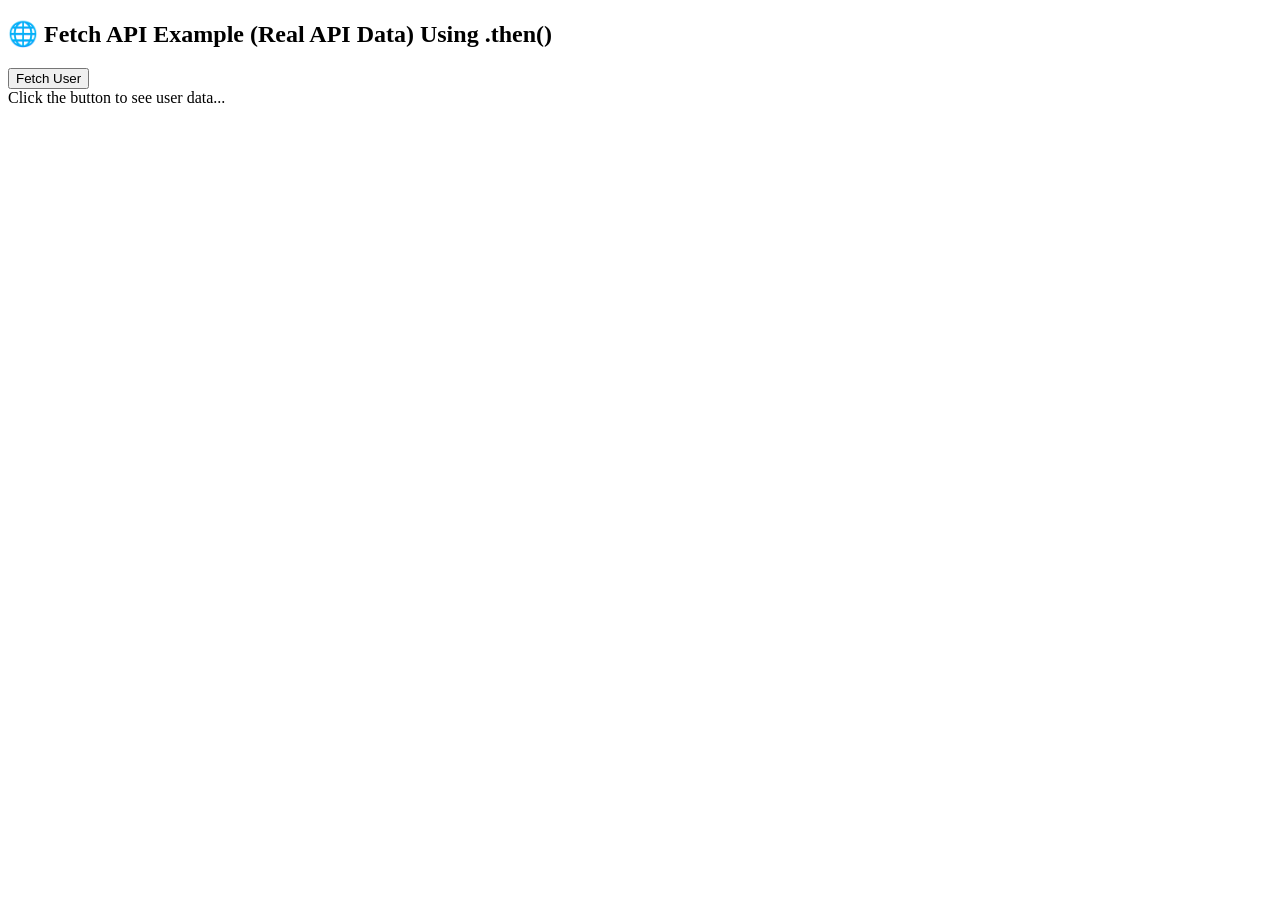
<file: frontend/fetch-api.html>
<!DOCTYPE html>
<html lang="en">

<head>
    <meta charset="UTF-8">
    <title>🌐 Fetch API - JSON Example (.then)</title>
</head>

<body>

    <h2>🌐 Fetch API Example (Real API Data) Using .then()</h2>

    <button onclick="getUserData()">Fetch User</button>

    <div id="userData">Click the button to see user data...</div>

    <script>
        function getUserData() {
            const userDiv = document.getElementById("userData");

            userDiv.innerHTML = "⏳ Fetching user data...";

            // Step 1: Fetch data from API
            fetch("https://jsonplaceholder.typicode.com/users/2")

                // Step 2: Convert response to JSON
                .then(response => response.json())

                // Step 3: Display the data
                .then(user => {
                    userDiv.innerHTML = `
                        <h3>👤 Name: ${user.name}</h3>
                        <p>📧 Email: ${user.email}</p>
                        <p>🏙️ City: ${user.address.city}</p>
                        <p>📍 Location: ${user.address.geo.lat}</p>
                    `;
                });

        }
    </script>

</body>
</html>
</file>
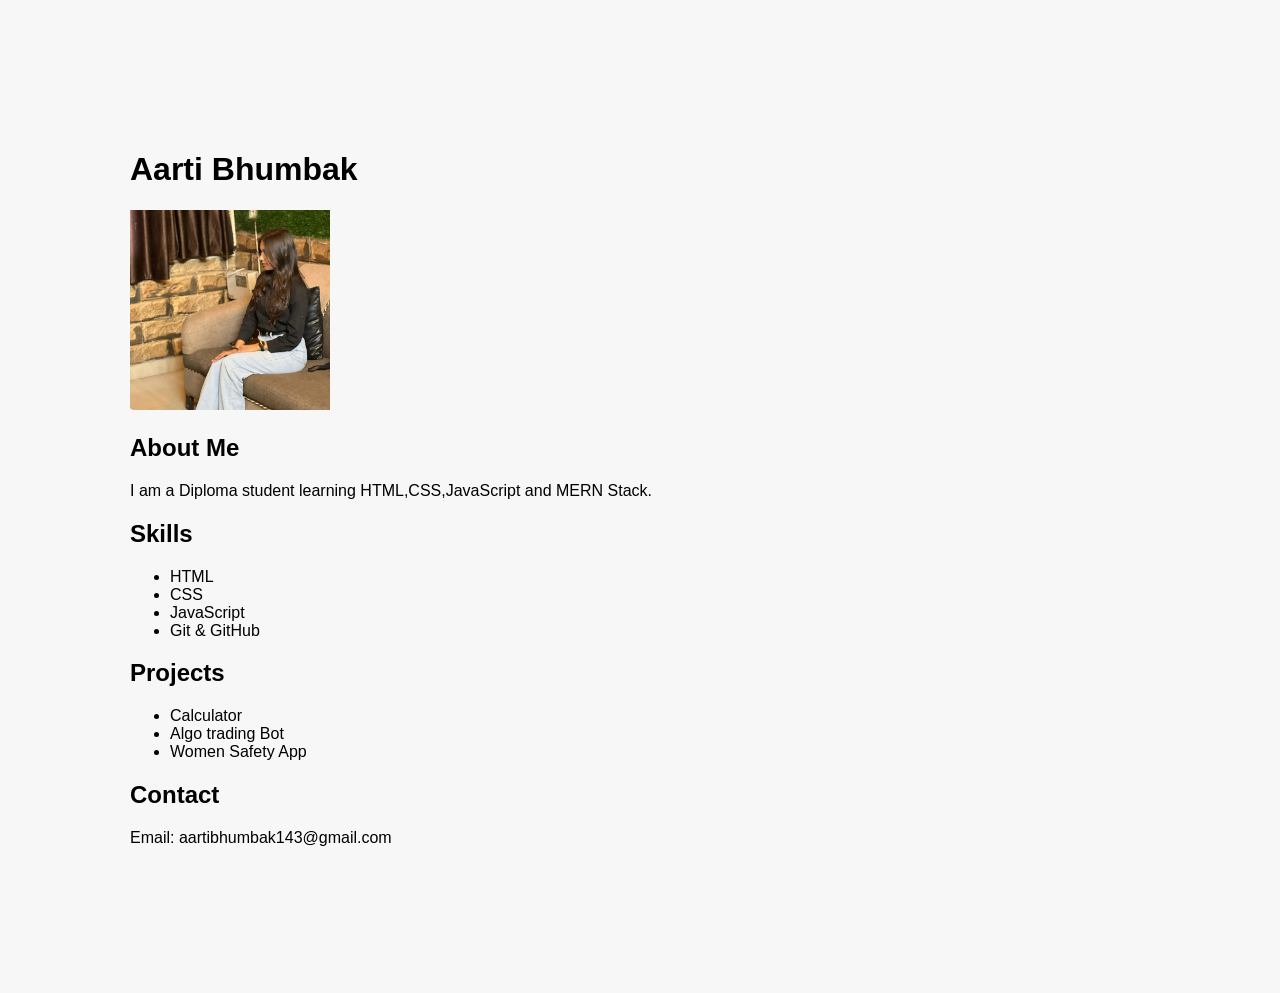
<file: PROJECT FLOW/1-portfolio (asignment).html>
<!DOCTYPE html>
<html
lang
=
"en"
>
<head>
<title>
My Portfolio
</title>
<link rel="stylesheet" href="../../PROJECT FLOW/portfolio.css">
</head>
<body>
<!-- Your Name -->
<h1>
Aarti Bhumbak
</h1>
<!-- Your Photo -->
<img src="assets/image.jpeg" alt="Aarti Bhumbak" width="200" height="200">

<h2>About Me</h2>
<p>
I am a Diploma student learning HTML,CSS,JavaScript and MERN Stack.
</p>
<h2>Skills</h2>
<ul>
    <li>HTML</li>
    <li>CSS</li>
    <li>JavaScript</li>
    <li>Git & GitHub</li>
</ul>

<h2>Projects</h2>
<ul>
    <li>Calculator</li>
    <li>Algo trading Bot</li>
    <li>Women Safety App</li>
</ul>
<h2>Contact</h2>
<p>Email: aartibhumbak143@gmail.com</p>
</body>
</html>
</file>
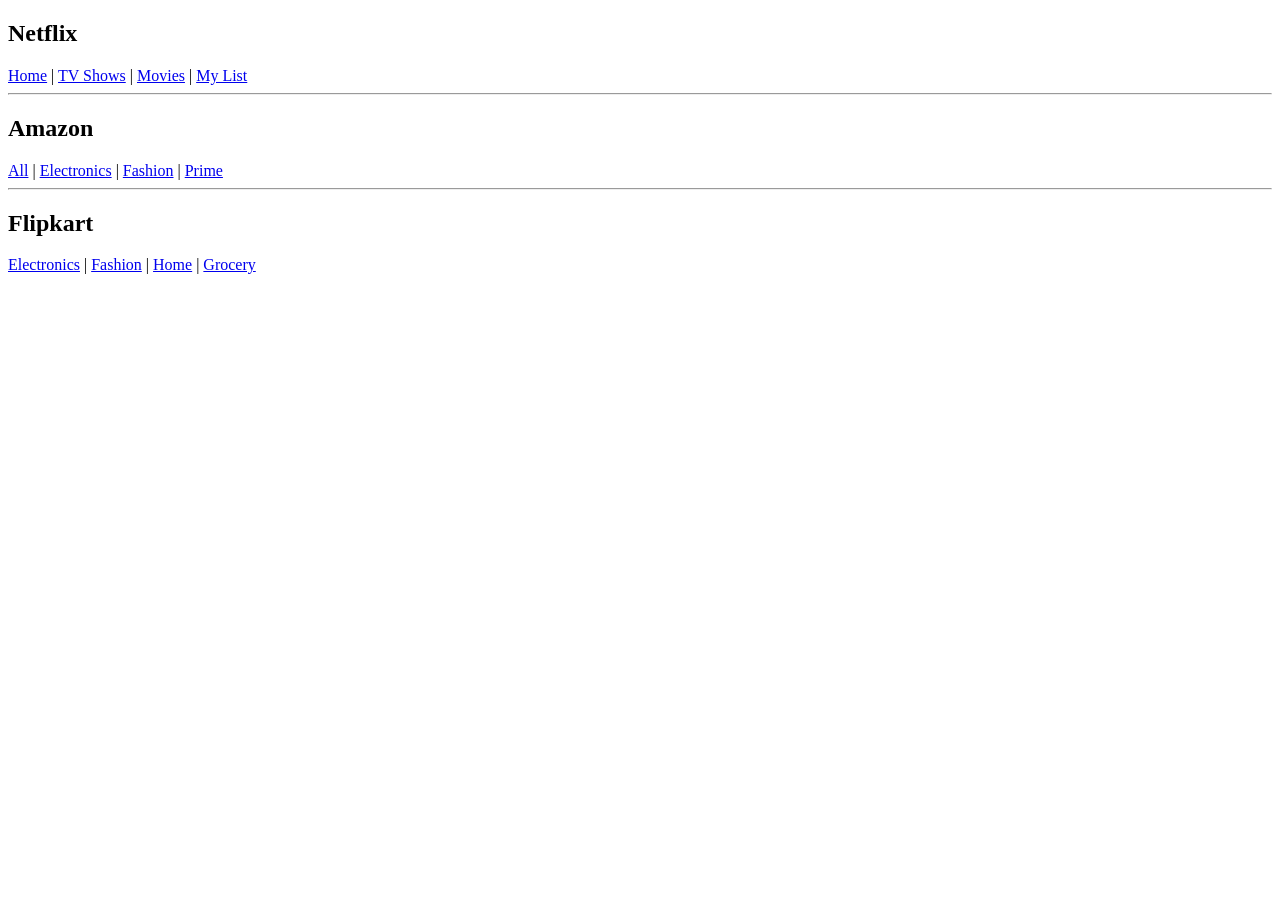
<file: PROJECT FLOW/2-brands (task).html>
<!DOCTYPE html>
<html lang="en">

<head>
    <meta charset="UTF-8">
    <meta name="viewport" content="width=device-width, initial-scale=1.0">

    <title>Brand Headers</title>
</head>

<body>

    <section>

        <header>
            <h1>Netflix</h1>

            <nav>
                <a href="#">Home</a> |
                <a href="#">TV Shows</a> |
                <a href="#">Movies</a> |
                <a href="#">My List</a>
            </nav>

        </header>

    </section>

    <hr>

    <section>

        <header>
            <h1>Amazon</h1>

            <nav>
                <a href="#">All</a> |
                <a href="#">Electronics</a> |
                <a href="#">Fashion</a> |
                <a href="#">Prime</a>
            </nav>

        </header>

    </section>

    <hr>

    <section>

        <header>
            <h1>Flipkart</h1>

            <nav>
                <a href="#">Electronics</a> |
                <a href="#">Fashion</a> |
                <a href="#">Home</a> |
                <a href="#">Grocery</a>
            </nav>

        </header>

    </section>

</body>

</html>
</file>
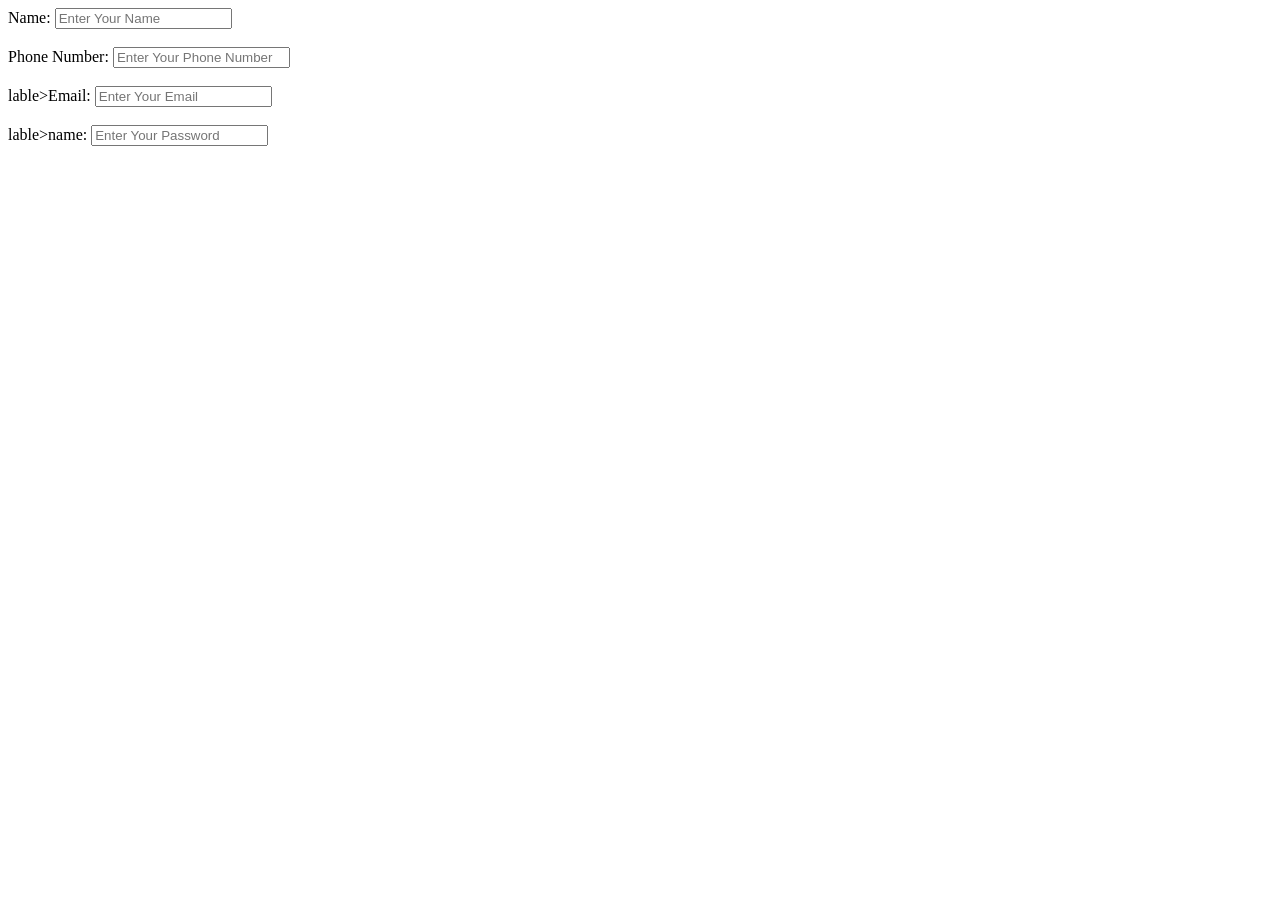
<file: frontend/HTML/simple_html_form.html>
<!DOCTYPE html>
<html lang="en">
<head>
    <meta charset="UTF-8">
    <meta name="viewport" content="width=device-width, initial-scale=1.0">
    <title>SIMPLE FORM</title>
</head>
<Script>
   function validateForm()
{
    let name = document.getElementById("name").value;
    let phone = document.getElementById("phone").value;
    let email = document.getElementById("email").value;
    let password = document.getElementById("password").value;

    let namePattern = /^[A-Za-z ]+$/;
    let phonePattern = /^\+91[0-9]{10}$/;
    let emailPattern = /^[^\s@]+@[^\s@]+\.[^\s@]+$/;
    let passwordPattern =
    /^(?=.*[a-z])(?=.*[A-Z])(?=.*\d)(?=.*[@#$%^&*!]).{8,}$/;

    // Name Validation
    if(!namePattern.test(name))
    {
        alert("Enter valid name");
        return false;
    }

    // Phone Validation
    if(!phonePattern.test(phone))
    {
        alert("Enter valid 10 digit phone number");
        return false;
    }

    // Email Validation
    if(!emailPattern.test(email))
    {
        alert("Enter valid email");
        return false;
    }

    // Password Validation
    if(!passwordPattern.test(password))
    {
        alert("Password must contain uppercase, lowercase, number and special character");
        return false;
    }

    alert("Form Submitted Successfully");
    return true;
}
</Script>
<body>
    <form onsubmit="returnValidateForm()">
        <lable>Name:</lable>
        <input type="text" id="Name" placeholder="Enter Your Name"><br><br>

        <lable> Phone Number:</lable>
        <input type="text" id="Phone Number" placeholder="Enter Your Phone Number"><br><br>

        lable>Email:</lable>
        <input type="text" id="Email" placeholder="Enter Your Email"><br><br>

        lable>name:</lable>
        <input type="text" id="Password" placeholder="Enter Your Password"><br><br>
    </form>

    
    
</body>
</html>
</file>
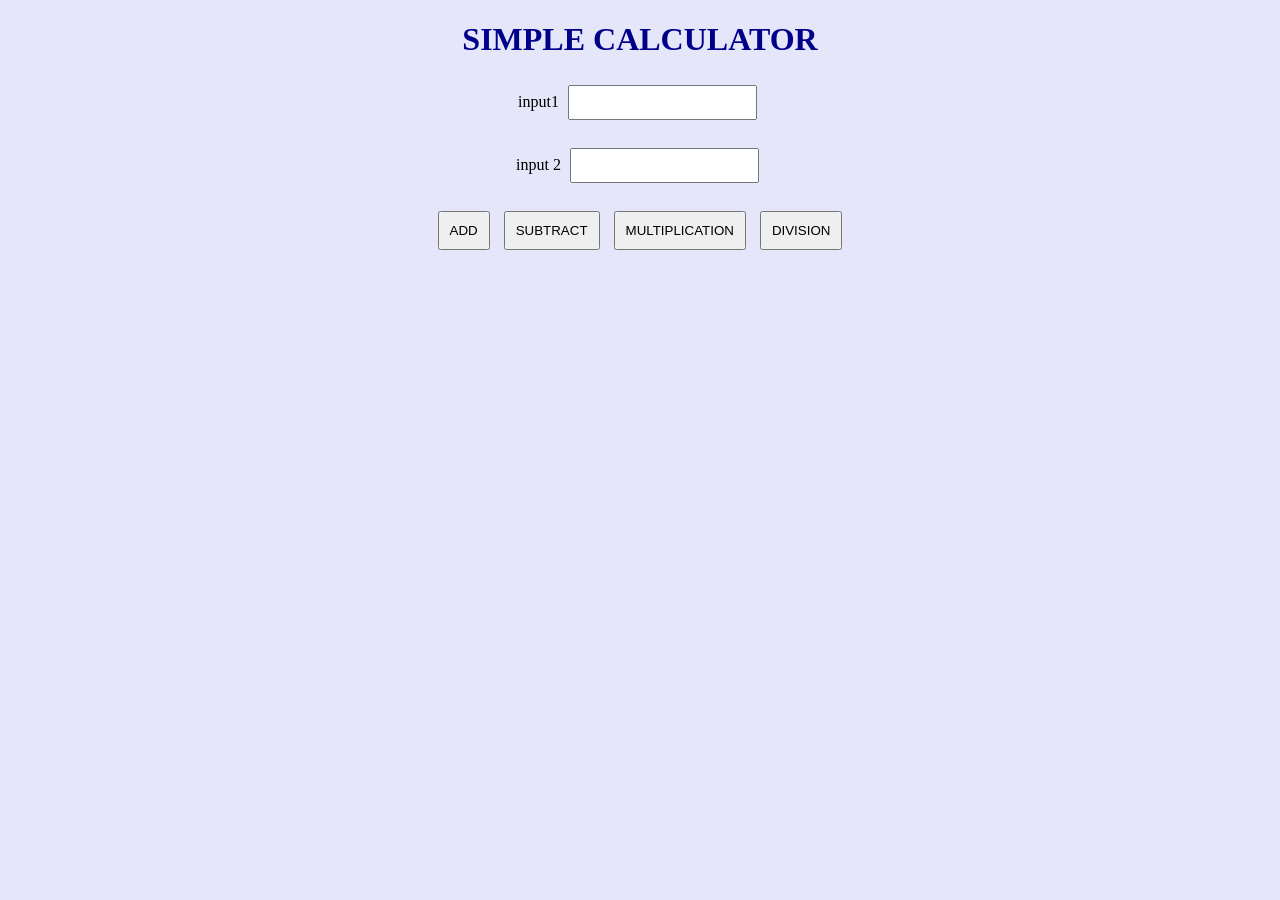
<file: frontend/JAVA SCRIPT/Calculator task 2.html>
<!DOCTYPE html>
<html lang="en">
<head>
    <meta charset="UTF-8">
    <meta name="viewport" content="width=device-width, initial-scale=1.0">
    <title>Document</title>

    <style>
body{
    text-align:center;
    background-color: lavender;
}
h1{
    color:darkblue;
}
button{
    padding:10px;
    margin: 5px;
}
input{
    padding:8px;
    margin:5px;
}
#RESULT{
    font-size:25px;
    font-weight:bold;
}
    </style>
    

</head>
<body>

    <h1>SIMPLE CALCULATOR</h1>
    input1
    <input type="number" id="num1">
    <br><br>
    input 2
<input type="number" id="num2">

<br><br>

<button onclick="add()">ADD</button>
<button onclick="subtract()">SUBTRACT</button>
<button onclick="multiplication()">MULTIPLICATION</button>
<button onclick="division()">DIVISION</button>

<p id="RESULT"></p>

 <script>
function add()
    {
        console.log("button click")
       
       let n1=
     document.getElementById("num1").value;  

     let n2=
    document.getElementById("num2").value;
       let result=Number(n1)+Number(n2);

        document.getElementById("RESULT").innerHTML=result;
    }  
function subtract()
    {
       
       let n1=
     document.getElementById("num1").value;  

     let n2=
    document.getElementById("num2").value;
       let result=Number(n1)-Number(n2);

        document.getElementById("RESULT").innerHTML="RESULT="+result;
    }  

    function multiplication()
    {
       
       let n1=
     document.getElementById("num1").value;  

     let n2=
    document.getElementById("num2").value;
       let result=Number(n1)*Number(n2);
     document.getElementById("RESULT").innerHTML="RESULT="+result;
    }  

    function division()
    {

        let n1=
      document.getElementById("num1").value;
      
    let n2=
   document.getElementById("num2").value;
     let result=Number(n1)/Number(n2);
       document.getElementById("RESULT").innerHTML="RESULT="+result;
    }
 </script>   
</body>
</html>
</file>
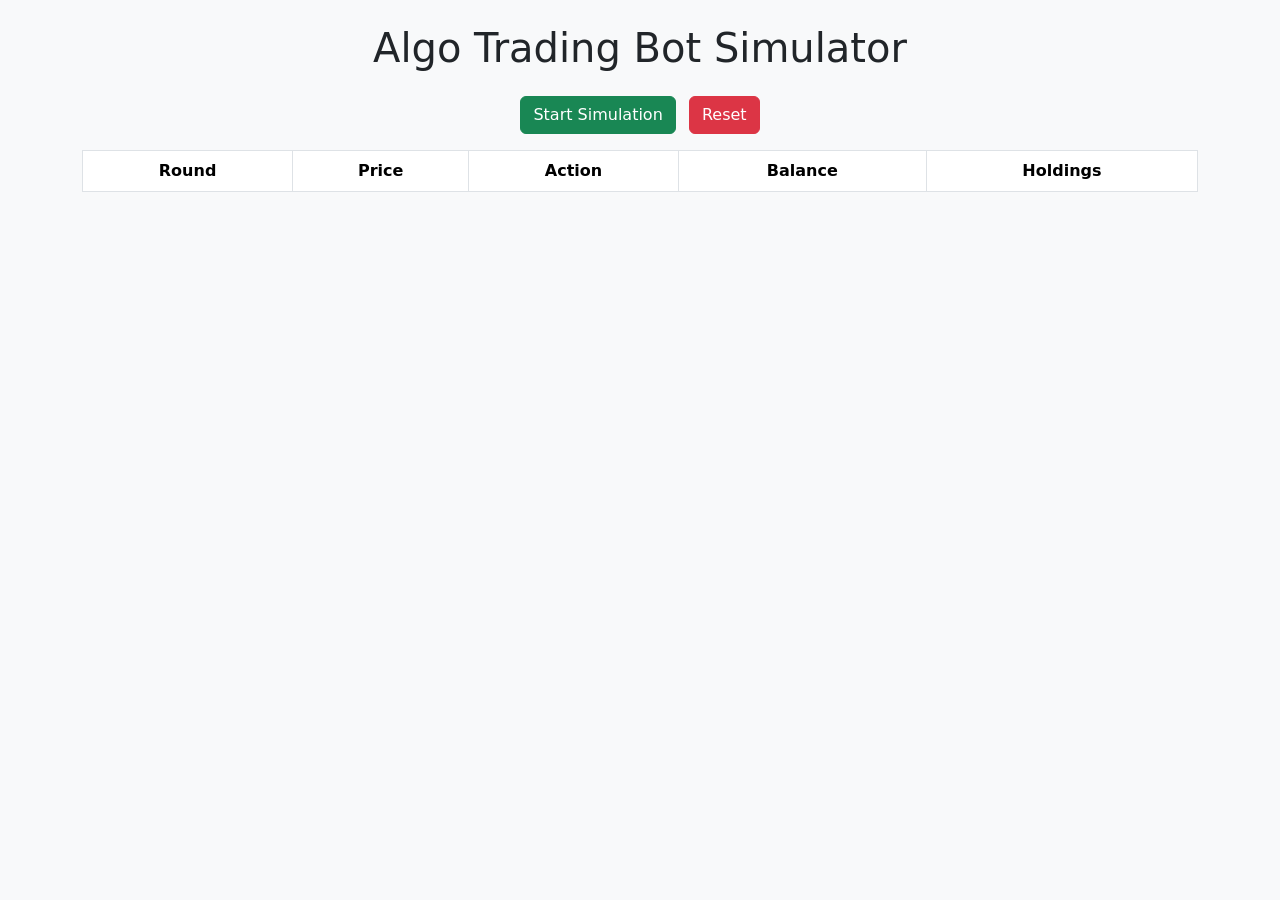
<file: frontend/TASKS/algo-trading-bot.html>
<!DOCTYPE html>
<html lang="en">
<head>
    <meta charset="UTF-8">
    <meta name="viewport" content="width=device-width, initial-scale=1.0">
    <title>Algo Trading Bot Simulator</title>

    <!-- Bootstrap CDN -->
    <link href="https://cdn.jsdelivr.net/npm/bootstrap@5.3.3/dist/css/bootstrap.min.css" rel="stylesheet">
</head>

<body class="bg-light">

<div class="container mt-4">

    <h1 class="text-center mb-4">Algo Trading Bot Simulator</h1>

    <!-- Events -->
    <div class="text-center mb-3">
        <button id="startBtn" class="btn btn-success me-2">
            Start Simulation
        </button>

        <button id="resetBtn" class="btn btn-danger">
            Reset
        </button>
    </div>

    <!-- Output Table -->
    <table class="table table-bordered table-striped text-center">
        <thead>
            <tr>
                <th>Round</th>
                <th>Price</th>
                <th>Action</th>
                <th>Balance</th>
                <th>Holdings</th>
            </tr>
        </thead>

        <tbody id="tableBody"></tbody>
    </table>

    <!-- Summary -->
    <div id="summary" class="mt-4"></div>

</div>

<script>

/* ===================================
   VARIABLES
=================================== */

let balance = 1000;
let holdings = 0;
let stockPrice = 100;

/* ===================================
   ARRAY
   Stores complete trade history
=================================== */

let tradeHistory = [];

/* ===================================
   FUNCTION
   Generate Random Stock Price
=================================== */

function updatePrice() {
    return Math.floor(Math.random() * (120 - 80 + 1)) + 80;
}

/* ===================================
   FUNCTION + CONDITIONS
   Decide Buy / Sell / Hold
=================================== */

function decideAction(price) {

    if (price < 90 && balance >= price) {
        return "BUY";
    }

    else if (price > 110 && holdings > 0) {
        return "SELL";
    }

    else {
        return "HOLD";
    }
}

/* ===================================
   FUNCTION
   Execute Trade
=================================== */

function executeTrade(action) {

    if (action === "BUY") {
        balance -= stockPrice;
        holdings++;
    }

    else if (action === "SELL") {
        balance += stockPrice;
        holdings--;
    }
}

/* ===================================
   FUNCTION
   Start Simulation
=================================== */

function startSimulation() {

    document.getElementById("tableBody").innerHTML = "";
    tradeHistory = [];

    /* LOOP */

    for(let round = 1; round <= 10; round++) {

        stockPrice = updatePrice();

        let action = decideAction(stockPrice);

        executeTrade(action);

        /* OBJECT */

        let trade = {
            round: round,
            price: stockPrice,
            action: action,
            balance: balance,
            holdings: holdings
        };

        /* ARRAY METHOD */

        tradeHistory.push(trade);
    }

    displayResult();
}

/* ===================================
   FUNCTION
   Display Data Using DOM
=================================== */

function displayResult() {

    let tableBody = document.getElementById("tableBody");

    /* ARRAY METHOD */

    tradeHistory.forEach(function(trade){

        tableBody.innerHTML += `
        <tr>
            <td>${trade.round}</td>
            <td>${trade.price}</td>
            <td>${trade.action}</td>
            <td>${trade.balance}</td>
            <td>${trade.holdings}</td>
        </tr>`;
    });

    /* ARRAY METHODS */

    let buyCount =
    tradeHistory.filter(trade =>
        trade.action === "BUY"
    ).length;

    let sellCount =
    tradeHistory.filter(trade =>
        trade.action === "SELL"
    ).length;

    document.getElementById("summary").innerHTML = `
        <div class="card">
            <div class="card-body">
                <h4>Simulation Summary</h4>

                <p><strong>Final Balance:</strong> ₹${balance}</p>

                <p><strong>Holdings:</strong> ${holdings}</p>

                <p><strong>Total Buys:</strong> ${buyCount}</p>

                <p><strong>Total Sells:</strong> ${sellCount}</p>
            </div>
        </div>
    `;
}

/* ===================================
   EVENTS
=================================== */

document
.getElementById("startBtn")
.addEventListener("click", startSimulation);

document
.getElementById("resetBtn")
.addEventListener("click", function(){

    balance = 1000;
    holdings = 0;
    stockPrice = 100;
    tradeHistory = [];

    document.getElementById("tableBody").innerHTML = "";
    document.getElementById("summary").innerHTML = "";
});

</script>

</body>
</html>
</file>
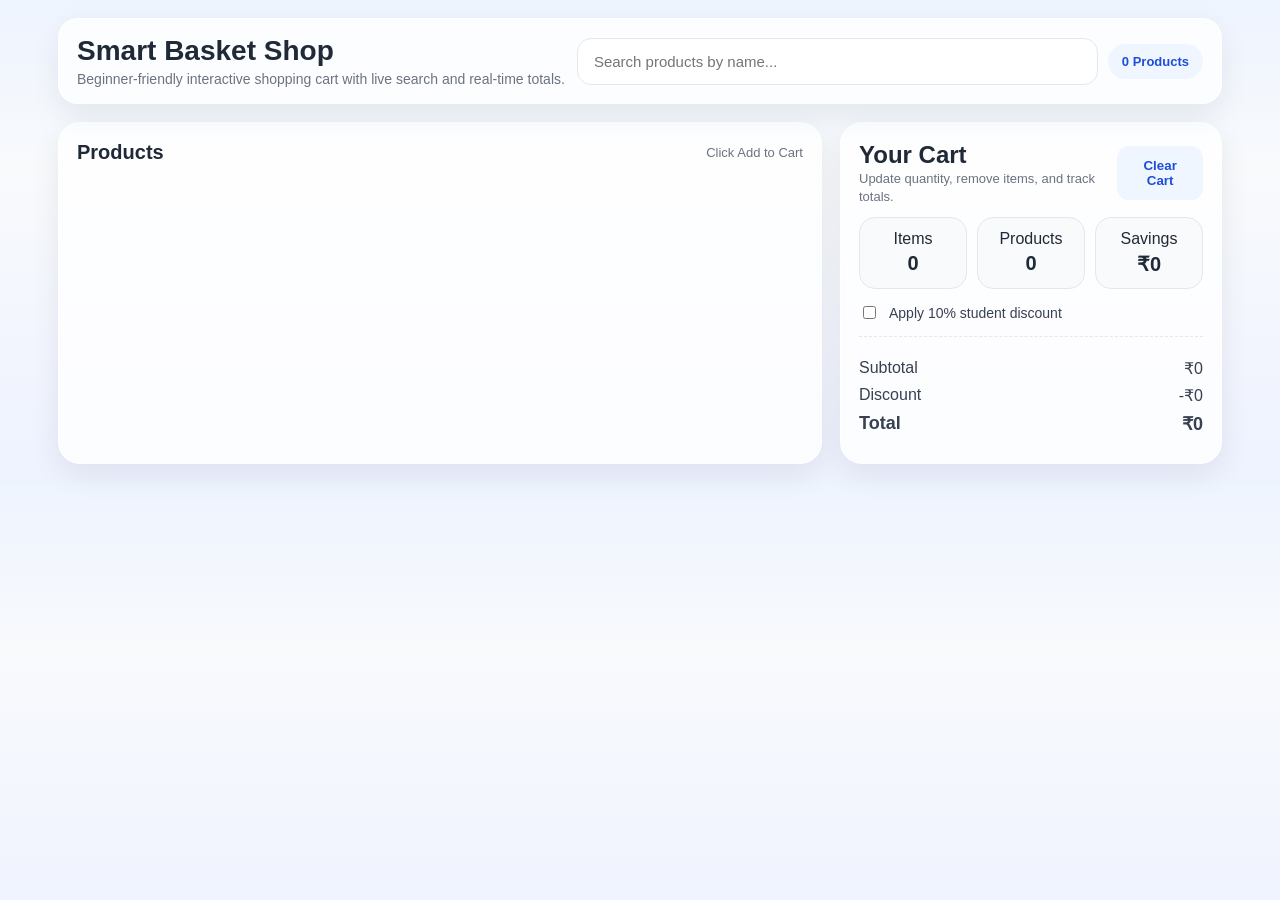
<file: frontend/TASKS/task4-shoping-card problem.html>
<!DOCTYPE html>
<html lang="en">
<head>
  <meta charset="UTF-8" />
  <meta name="viewport" content="width=device-width, initial-scale=1.0" />
  <title>Smart Basket Shop</title>
  <style>
    :root{
      --bg:#f5f7fb;
      --card:#ffffff;
      --text:#1f2937;
      --muted:#6b7280;
      --pri:#2563eb;
      --pri2:#1d4ed8;
      --good:#16a34a;
      --bad:#dc2626;
      --warn:#f59e0b;
      --line:#e5e7eb;
      --shadow:0 10px 30px rgba(15,23,42,.08)
    }

    *{box-sizing:border-box}
    body{
      margin:0;
      font-family:Arial,Helvetica,sans-serif;
      background:linear-gradient(180deg,#eef4ff, #f8fafc 35%, #eef2ff);
      color:var(--text)
    }

    .wrap{max-width:1200px;margin:auto;padding:18px}

    .top{
      display:flex;
      justify-content:space-between;
      align-items:center;
      gap:12px;
      flex-wrap:wrap;
      background:rgba(255,255,255,.75);
      backdrop-filter:blur(8px);
      padding:16px 18px;
      border:1px solid rgba(255,255,255,.7);
      border-radius:20px;
      box-shadow:var(--shadow);
      position:sticky;
      top:12px;
      z-index:10
    }

    .brand h1{margin:0;font-size:28px}
    .brand p{margin:4px 0 0;color:var(--muted);font-size:14px}

    .searchBox{
      flex:1;
      min-width:240px;
      display:flex;
      gap:10px;
      align-items:center
    }

    .searchBox input{
      width:100%;
      padding:14px 16px;
      border:1px solid var(--line);
      border-radius:14px;
      font-size:15px;
      outline:none;
      background:#fff
    }

    .searchBox input:focus{
      border-color:#93c5fd;
      box-shadow:0 0 0 4px rgba(59,130,246,.12)
    }

    .pill{
      background:#eff6ff;
      color:var(--pri2);
      padding:10px 14px;
      border-radius:999px;
      font-weight:700;
      font-size:13px;
      white-space:nowrap
    }

    .grid{
      display:grid;
      grid-template-columns:2fr 1fr;
      gap:18px;
      margin-top:18px
    }

    .panel{
      background:rgba(255,255,255,.8);
      border:1px solid rgba(255,255,255,.8);
      border-radius:22px;
      box-shadow:var(--shadow);
      padding:18px
    }

    .sectionTitle{
      display:flex;
      justify-content:space-between;
      align-items:center;
      gap:10px;
      margin-bottom:14px
    }

    .sectionTitle h2{margin:0;font-size:20px}
    .sectionTitle span{color:var(--muted);font-size:13px}

    .products{
      display:grid;
      grid-template-columns:repeat(auto-fit,minmax(220px,1fr));
      gap:16px
    }

    .card{
      background:var(--card);
      border:1px solid var(--line);
      border-radius:18px;
      padding:16px;
      position:relative;
      overflow:hidden;
      transition:.2s ease;
      display:flex;
      flex-direction:column;
      gap:10px
    }

    .card:hover{
      transform:translateY(-3px);
      box-shadow:0 12px 24px rgba(37,99,235,.08)
    }

    .card.expensive{
      border-color:#fde68a;
      background:linear-gradient(180deg,#fffdf4,#ffffff)
    }

    .badge{
      position:absolute;
      top:12px;
      right:12px;
      background:var(--warn);
      color:#111827;
      font-size:12px;
      font-weight:700;
      padding:6px 10px;
      border-radius:999px
    }

    .img{
      height:140px;
      border-radius:14px;
      display:grid;
      place-items:center;
      font-size:52px;
      background:linear-gradient(135deg,#dbeafe,#eef2ff);
      border:1px solid #dbeafe
    }

    .name{font-size:18px;font-weight:700}
    .meta{color:var(--muted);font-size:13px;line-height:1.4}
    .price{font-size:20px;font-weight:800;color:var(--good)}

    .btn{
      border:0;
      border-radius:12px;
      padding:12px 14px;
      font-weight:700;
      cursor:pointer;
      transition:.2s ease
    }

    .btn.primary{background:var(--pri);color:#fff}
    .btn.primary:hover{background:var(--pri2)}
    .btn.ghost{background:#eff6ff;color:var(--pri2)}

    .cartHead{
      display:flex;
      gap:10px;
      justify-content:space-between;
      align-items:center;
      margin-bottom:12px
    }

    .cartStats{
      display:grid;
      grid-template-columns:repeat(3,1fr);
      gap:10px;
      margin-bottom:14px
    }

    .stat{
      background:#f8fafc;
      border:1px solid var(--line);
      border-radius:16px;
      padding:12px;
      text-align:center
    }

    .stat b{
      display:block;
      font-size:20px;
      margin-top:4px
    }

    .cartItems{
      display:flex;
      flex-direction:column;
      gap:12px
    }

    .item{
      border:1px solid var(--line);
      border-radius:16px;
      padding:12px;
      background:#fff;
      display:grid;
      grid-template-columns:1fr auto;
      gap:10px
    }

    .itemTop{
      display:flex;
      justify-content:space-between;
      gap:8px;
      align-items:flex-start
    }

    .itemName{font-weight:700}
    .itemPrice,.itemSub{color:var(--muted);font-size:13px;margin-top:3px}

    .qtyWrap{
      display:flex;
      align-items:center;
      gap:8px;
      flex-wrap:wrap;
      margin-top:10px
    }

    .qtyBtn{
      width:34px;
      height:34px;
      border-radius:10px;
      border:1px solid var(--line);
      background:#f8fafc;
      font-size:18px;
      cursor:pointer
    }

    .qtyNum{min-width:24px;text-align:center;font-weight:700}
    .remove{background:#fee2e2;color:var(--bad)}

    .footerBox{
      margin-top:14px;
      padding-top:14px;
      border-top:1px dashed var(--line)
    }

    .row{
      display:flex;
      justify-content:space-between;
      gap:10px;
      margin:8px 0;
      color:#374151
    }

    .row.total{font-size:18px;font-weight:800}

    .empty{
      padding:24px;
      border:2px dashed #cbd5e1;
      border-radius:18px;
      text-align:center;
      color:var(--muted);
      background:#fbfdff
    }

    .switch{
      display:flex;
      align-items:center;
      gap:10px;
      margin-top:10px;
      font-size:14px;
      color:#374151
    }

    .note{
      font-size:12px;
      color:var(--muted);
      margin-top:10px;
      line-height:1.5
    }

    @media (max-width: 900px){
      .grid{grid-template-columns:1fr}
      .top{position:static}
    }
  </style>
</head>
<body>
  <div class="wrap">
    <div class="top">
      <div class="brand">
        <h1>Smart Basket Shop</h1>
        <p>Beginner-friendly interactive shopping cart with live search and real-time totals.</p>
      </div>
      <div class="searchBox">
        <input id="searchInput" type="text" placeholder="Search products by name..." oninput="filterProducts()" />
        <div class="pill" id="productCount">0 Products</div>
      </div>
    </div>

    <div class="grid">
      <div class="panel">
        <div class="sectionTitle">
          <h2>Products</h2>
          <span>Click Add to Cart</span>
        </div>
        <div id="productList" class="products"></div>
      </div>

      <div class="panel">
        <div class="cartHead">
          <div>
            <h2 style="margin:0">Your Cart</h2>
            <span style="color:var(--muted);font-size:13px">Update quantity, remove items, and track totals.</span>
          </div>
          <button class="btn ghost" onclick="clearCart()">Clear Cart</button>
        </div>

        <div class="cartStats">
          <div class="stat">Items<b id="totalItems">0</b></div>
          <div class="stat">Products<b id="cartProducts">0</b></div>
          <div class="stat">Savings<b id="savings">₹0</b></div>
        </div>

        <div class="switch">
          <input id="discountToggle" type="checkbox" onchange="renderCart()" />
          <label for="discountToggle">Apply 10% student discount</label>
        </div>

        <div id="cartItems" class="cartItems"></div>

        <div class="footerBox">
          <div class="row"><span>Subtotal</span><span id="subtotal">₹0</span></div>
          <div class="row"><span>Discount</span><span id="discount">-₹0</span></div>
          <div class="row total"><span>Total</span><span id="totalPrice">₹0</span></div>
          <div class="note">
          </div>
        </div>
      </div>
    </div>
  </div>

  <script>
    const products = [ 
{ id: 1, name: 'Smartphone', price: 12999, emoji: '📱', desc: '5G phone with great camera.' },
      { id: 2, name: 'Laptop', price: 45999, emoji: '💻', desc: 'Lightweight laptop for study and work.' },
      { id: 3, name: 'Headphones', price: 1199, emoji: '🎧', desc: 'Comfortable wireless sound.' },
      { id: 4, name: 'Smart Watch', price: 5499, emoji: '⌚', desc: 'Track steps, calls, and health.' },
      { id: 5, name: 'Charger', price: 499, emoji: '🔌', desc: 'Fast charging adapter.' },
      { id: 6, name: 'Keyboard', price: 1499, emoji: '⌨️', desc: 'Smooth typing experience.' }
{ id: 7,  name: "Mouse",        price: 899,   emoji: "🖱️", desc: "Wireless mouse for smooth control." },
{ id: 8,  name: "Earbuds",      price: 1999,  emoji: "🎧", desc: "Compact earbuds with clear sound." },
{ id: 9,  name: "Speaker",      price: 2499,  emoji: "🔊", desc: "Portable Bluetooth speaker." },
{ id: 10, name: "Monitor",      price: 8999,  emoji: "🖥️", desc: "Full HD monitor for work and gaming." },
{ id: 11, name: "Tablet",       price: 15999, emoji: "📱", desc: "Lightweight tablet for study and media." },
{ id: 12, name: "Webcam",       price: 1499,  emoji: "📷", desc: "HD webcam for online classes and meetings." },
{ id: 13, name: "Printer",      price: 7999,  emoji: "🖨️", desc: "Fast printer for home and office use." },
{ id: 14, name: "Power Bank",   price: 1299,  emoji: "🔋", desc: "Portable backup battery for devices." },
{ id: 15, name: "Router",       price: 2299,  emoji: "📡", desc: "High-speed Wi-Fi router for stable internet." }
    ];

    let cart = [];

    const productList = document.getElementById('productList');
    const cartItems = document.getElementById('cartItems');
    const searchInput = document.getElementById('searchInput');
    const productCount = document.getElementById('productCount');

    function renderProducts(list) {
      productList.innerHTML = list.map(product => `
        <div class="card ${product.price > 1000 ? 'expensive' : ''}">
          ${product.price > 1000 ? '<div class="badge">Featured Deal</div>' : ''}
          <div class="img">${product.emoji}</div>
          <div class="name">${product.name}</div>
          <div class="meta">${product.desc}</div>
          <div class="price">₹${product.price.toLocaleString()}</div>
          <button class="btn primary" onclick="addToCart(${product.id})">Add to Cart</button>
        </div>
      `).join('');
      productCount.textContent = `${list.length} Product${list.length !== 1 ? 's' : ''}`;
    }

    function filterProducts() {
      const keyword = searchInput.value.toLowerCase();
      const filtered = products.filter(p => p.name.toLowerCase().includes(keyword));
      renderProducts(filtered);
    }

    function addToCart(id) {
      const item = cart.find(p => p.id === id);
      if (item) {
        item.quantity += 1;
      } else {
        const product = products.find(p => p.id === id);
        cart.push({ ...product, quantity: 1 });
      }
      renderCart();
    }

    function updateQuantity(id, change) {
      const item = cart.find(p => p.id === id);
      if (!item) return;
      item.quantity = item.quantity + change;
      if (item.quantity <= 0) cart = cart.filter(p => p.id !== id);
      renderCart();
    }

    function removeFromCart(id) {
      cart = cart.filter(p => p.id !== id);
      renderCart();
    }

    function clearCart() {
      cart = [];
      renderCart();
    }

    function calculateTotal() {
      let totalItems = 0;
      let subtotal = 0;

      cart.forEach(item => {
        totalItems += item.quantity;
        subtotal += item.price * item.quantity;
      });

      const discountOn = document.getElementById('discountToggle').checked;
      const discount = discountOn ? subtotal * 0.1 : 0;
      const totalPrice = subtotal - discount;

      return { totalItems, subtotal, discount, totalPrice };
    }

    function renderCart() {
      if (cart.length === 0) {
        cartItems.innerHTML = '<div class="empty">Your cart is empty. Add products from the left side.</div>';
      } else {
        cartItems.innerHTML = cart.map(item => `
          <div class="item">
            <div>
              <div class="itemTop">
                <div>
                  <div class="itemName">${item.emoji} ${item.name}</div>
                  <div class="itemPrice">Price: ₹${item.price.toLocaleString()}</div>
                </div>
                <button class="btn remove" onclick="removeFromCart(${item.id})">Remove</button>
              </div>
              <div class="qtyWrap">
                <button class="qtyBtn" onclick="updateQuantity(${item.id}, -1)">-</button>
                <span class="qtyNum">${item.quantity}</span>
                <button class="qtyBtn" onclick="updateQuantity(${item.id}, 1)">+</button>
                <span class="itemSub">Subtotal: ₹${(item.price * item.quantity).toLocaleString()}</span>
              </div>
            </div>
          </div>
        `).join('');
      }

      const totals = calculateTotal();
      document.getElementById('totalItems').textContent = totals.totalItems;
      document.getElementById('cartProducts').textContent = cart.length;
      document.getElementById('subtotal').textContent = '₹' + totals.subtotal.toLocaleString();
      document.getElementById('discount').textContent = '-₹' + totals.discount.toLocaleString();
      document.getElementById('totalPrice').textContent = '₹' + totals.totalPrice.toLocaleString();
      document.getElementById('savings').textContent = '₹' + totals.discount.toLocaleString();
    }

    renderProducts(products);
    renderCart();
  </script>
</body>
</html>
</file>
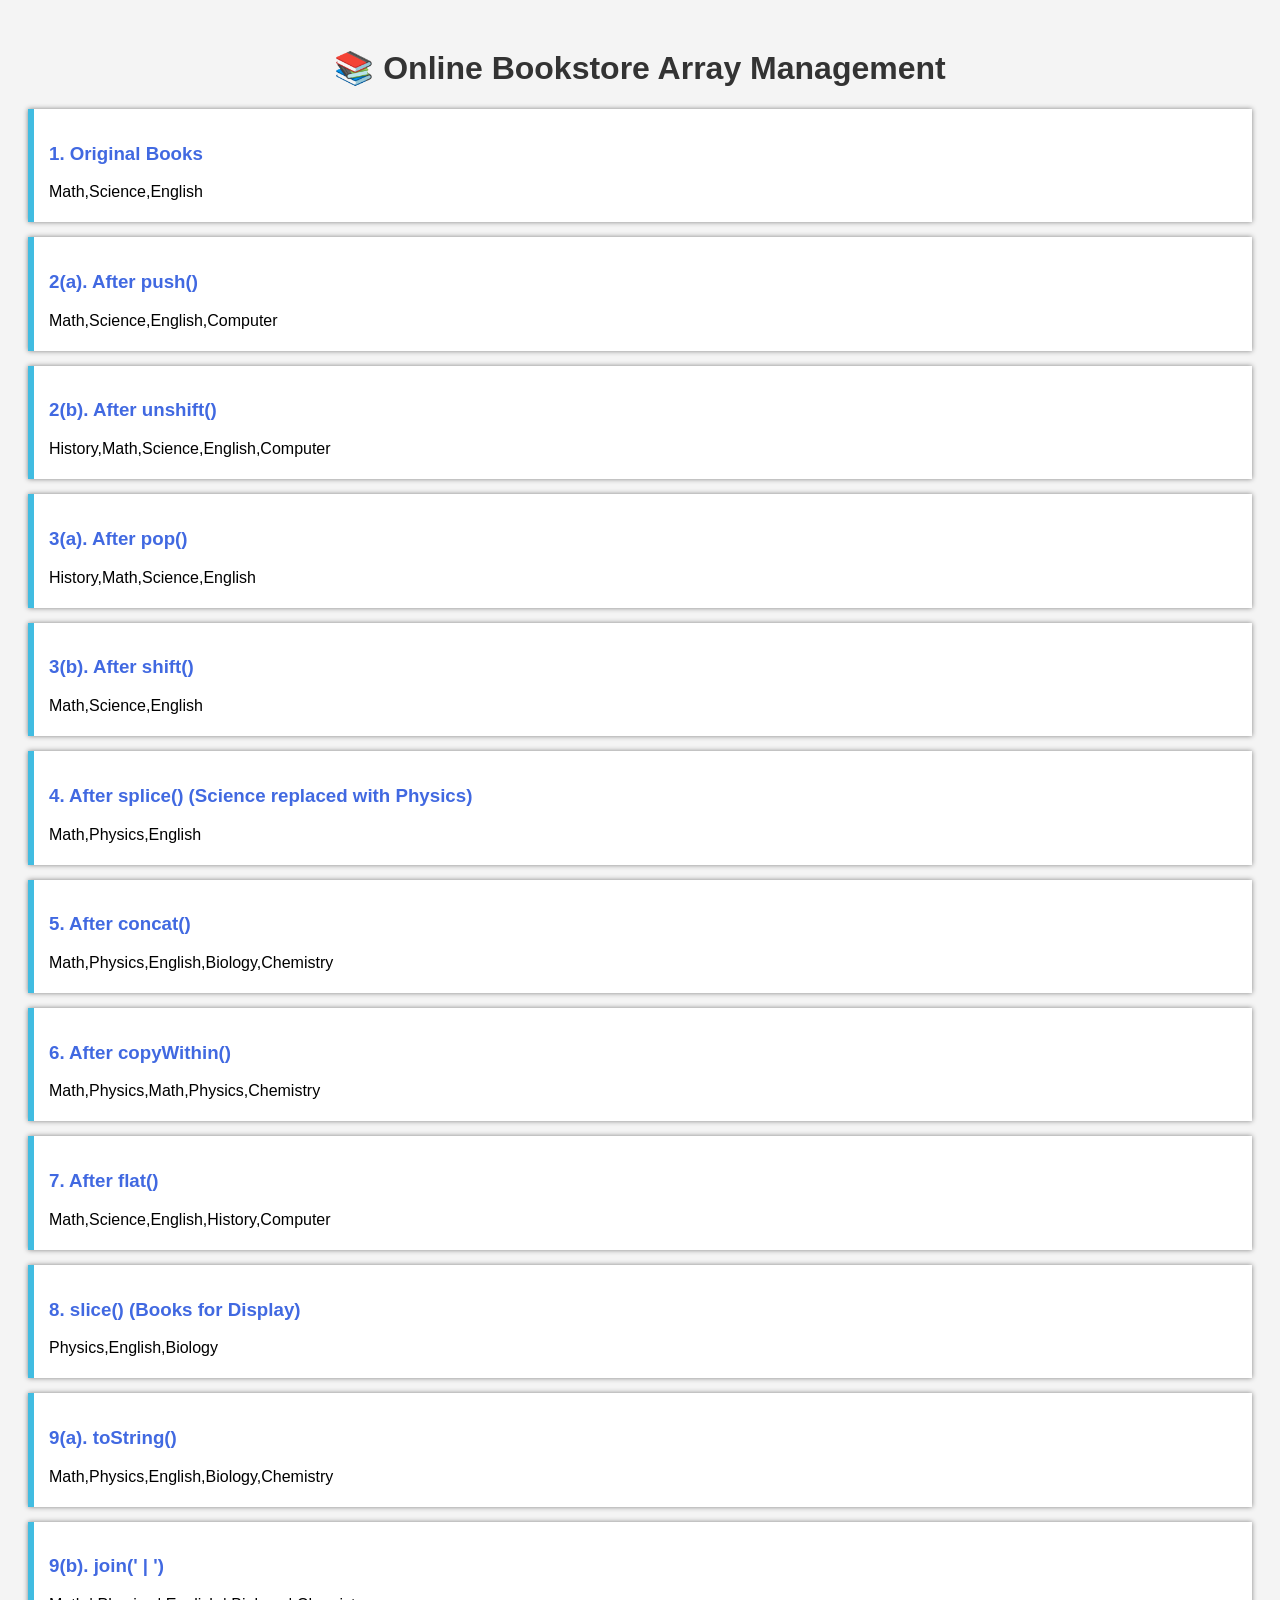
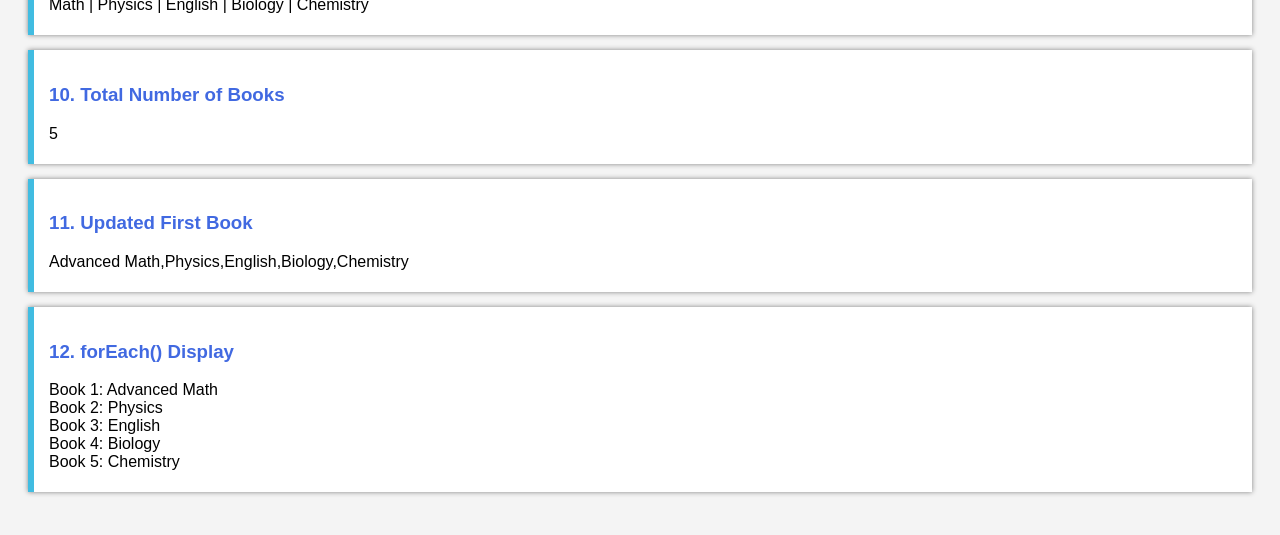
<file: frontend/TASKS/task5-array-methods.html>
<!DOCTYPE html>
<html lang="en">
<head>
<meta charset="UTF-8">
<meta name="viewport" content="width=device-width, initial-scale=1.0">
<title>Online Bookstore Array Management</title>

<style>
    body{
        font-family: Arial, sans-serif;
        background:#f4f4f4;
        padding:20px;
    }

    h1{
        text-align:center;
        color:#333;
    }

    .box{
        background:white;
        padding:15px;
        margin:15px 0;
        border-left:6px solid rgb(65, 188, 225);
        box-shadow:0 0 5px gray;
    }

    h3{
        color:royalblue;
    }

    p{
        margin:6px 0;
    }
</style>
</head>

<body>

<h1>📚 Online Bookstore Array Management</h1>

<div id="output"></div>

<script>

let output=document.getElementById("output");

function show(title,data){

    output.innerHTML+=`
    <div class="box">
        <h3>${title}</h3>
        <p>${data}</p>
    </div>
    `;

}

// 1. Start with array
let books=["Math","Science","English"];
show("1. Original Books",books);

// 2. push()
books.push("Computer");
show("2(a). After push()",books);

// unshift()
books.unshift("History");
show("2(b). After unshift()",books);

// 3. pop()
books.pop();
show("3(a). After pop()",books);

// shift()
books.shift();
show("3(b). After shift()",books);

// 4. splice()
books.splice(1,1,"Physics");
show("4. After splice() (Science replaced with Physics)",books);

// 5. concat()
let newBooks=["Biology","Chemistry"];
let mergedBooks=books.concat(newBooks);
show("5. After concat()",mergedBooks);

// 6. copyWithin()
let copied=[...mergedBooks];
copied.copyWithin(2,0,2);
show("6. After copyWithin()",copied);

// 7. flat()
let categories=[
    ["Math","Science"],
    ["English","History"],
    ["Computer"]
];

let flatCategories=categories.flat();
show("7. After flat()",flatCategories);

// 8. slice()
let displayBooks=mergedBooks.slice(1,4);
show("8. slice() (Books for Display)",displayBooks);

// 9. toString()
show("9(a). toString()",mergedBooks.toString());

// join()
show("9(b). join(' | ')",mergedBooks.join(" | "));

// 10. length
show("10. Total Number of Books",mergedBooks.length);

// 11. Update by index
mergedBooks[0]="Advanced Math";
show("11. Updated First Book",mergedBooks);

// 12. forEach()
let list="";

mergedBooks.forEach(function(book,index){

    list+=`Book ${index+1}: ${book}<br>`;

});

show("12. forEach() Display",list);

</script>

</body>
</html>
</file>
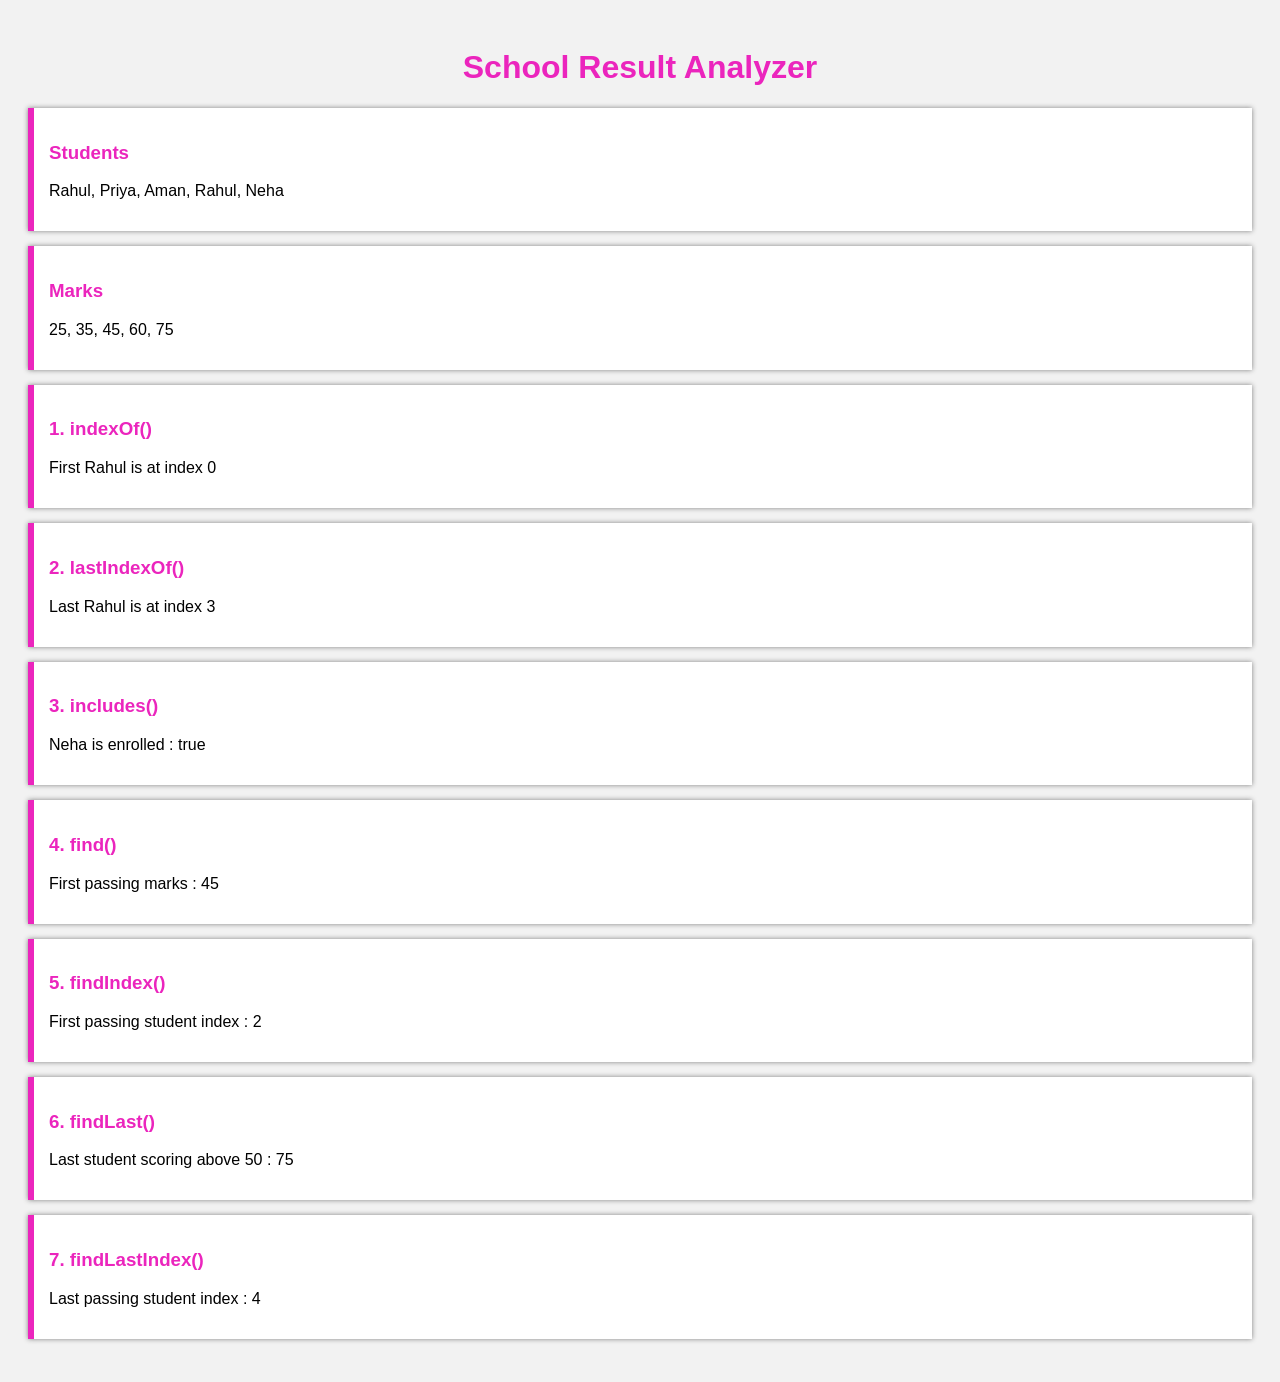
<file: frontend/TASKS/task6-array-search methods.html>
<!DOCTYPE html>
<html lang="en">
<head>
<meta charset="UTF-8">
<meta name="viewport" content="width=device-width, initial-scale=1.0">
<title>School Result Analyzer</title>

<style>
body{
    font-family: Arial, sans-serif;
    background:#f2f2f2;
    padding:20px;
}

h1{
    text-align:center;
    color:#eb25bd;
}
.box{
    background:white;
    margin:15px 0;
    padding:15px;
    border-left:6px solid #eb25bd;
    box-shadow:0 0 5px rgb(128, 128, 128);
}

h3{
    color:#eb25bd;
}
</style>

</head>
<body>

<h1>School Result Analyzer</h1>

<div id="output"></div>

<script>

const output=document.getElementById("output");

function show(title,result){
    output.innerHTML+=`
    <div class="box">
        <h3>${title}</h3>
        <p>${result}</p>
    </div>
    `;
}

// Arrays
let students=["Rahul","Priya","Aman","Rahul","Neha"];
let marks=[25,35,45,60,75];

show("Students",students.join(", "));
show("Marks",marks.join(", "));

// 1. indexOf()
let firstRahul=students.indexOf("Rahul");
show("1. indexOf()",`First Rahul is at index ${firstRahul}`);

// 2. lastIndexOf()
let lastRahul=students.lastIndexOf("Rahul");
show("2. lastIndexOf()",`Last Rahul is at index ${lastRahul}`);

// 3. includes()
let enrolled=students.includes("Neha");
show("3. includes()",`Neha is enrolled : ${enrolled}`);

// 4. find()
let firstPass=marks.find(mark=>mark>40);
show("4. find()",`First passing marks : ${firstPass}`);

// 5. findIndex()
let firstPassIndex=marks.findIndex(mark=>mark>40);
show("5. findIndex()",`First passing student index : ${firstPassIndex}`);

// 6. findLast()
let lastAbove50=marks.findLast(mark=>mark>50);
show("6. findLast()",`Last student scoring above 50 : ${lastAbove50}`);

// 7. findLastIndex()
let lastPassIndex=marks.findLastIndex(mark=>mark>40);
show("7. findLastIndex()",`Last passing student index : ${lastPassIndex}`);

</script>

</body>
</html>
</file>
<file: PROJECT FLOW/portfolio.css>
/* ==================================================
        MY PORTFOLIO
/* =================  STYLES ================= */
body{
    margin: 50px;;
    padding: 80px;
    font-family:Arial, sans-serif;
    background:lab(97.23% 0.01 -0.01);
}
</file>
